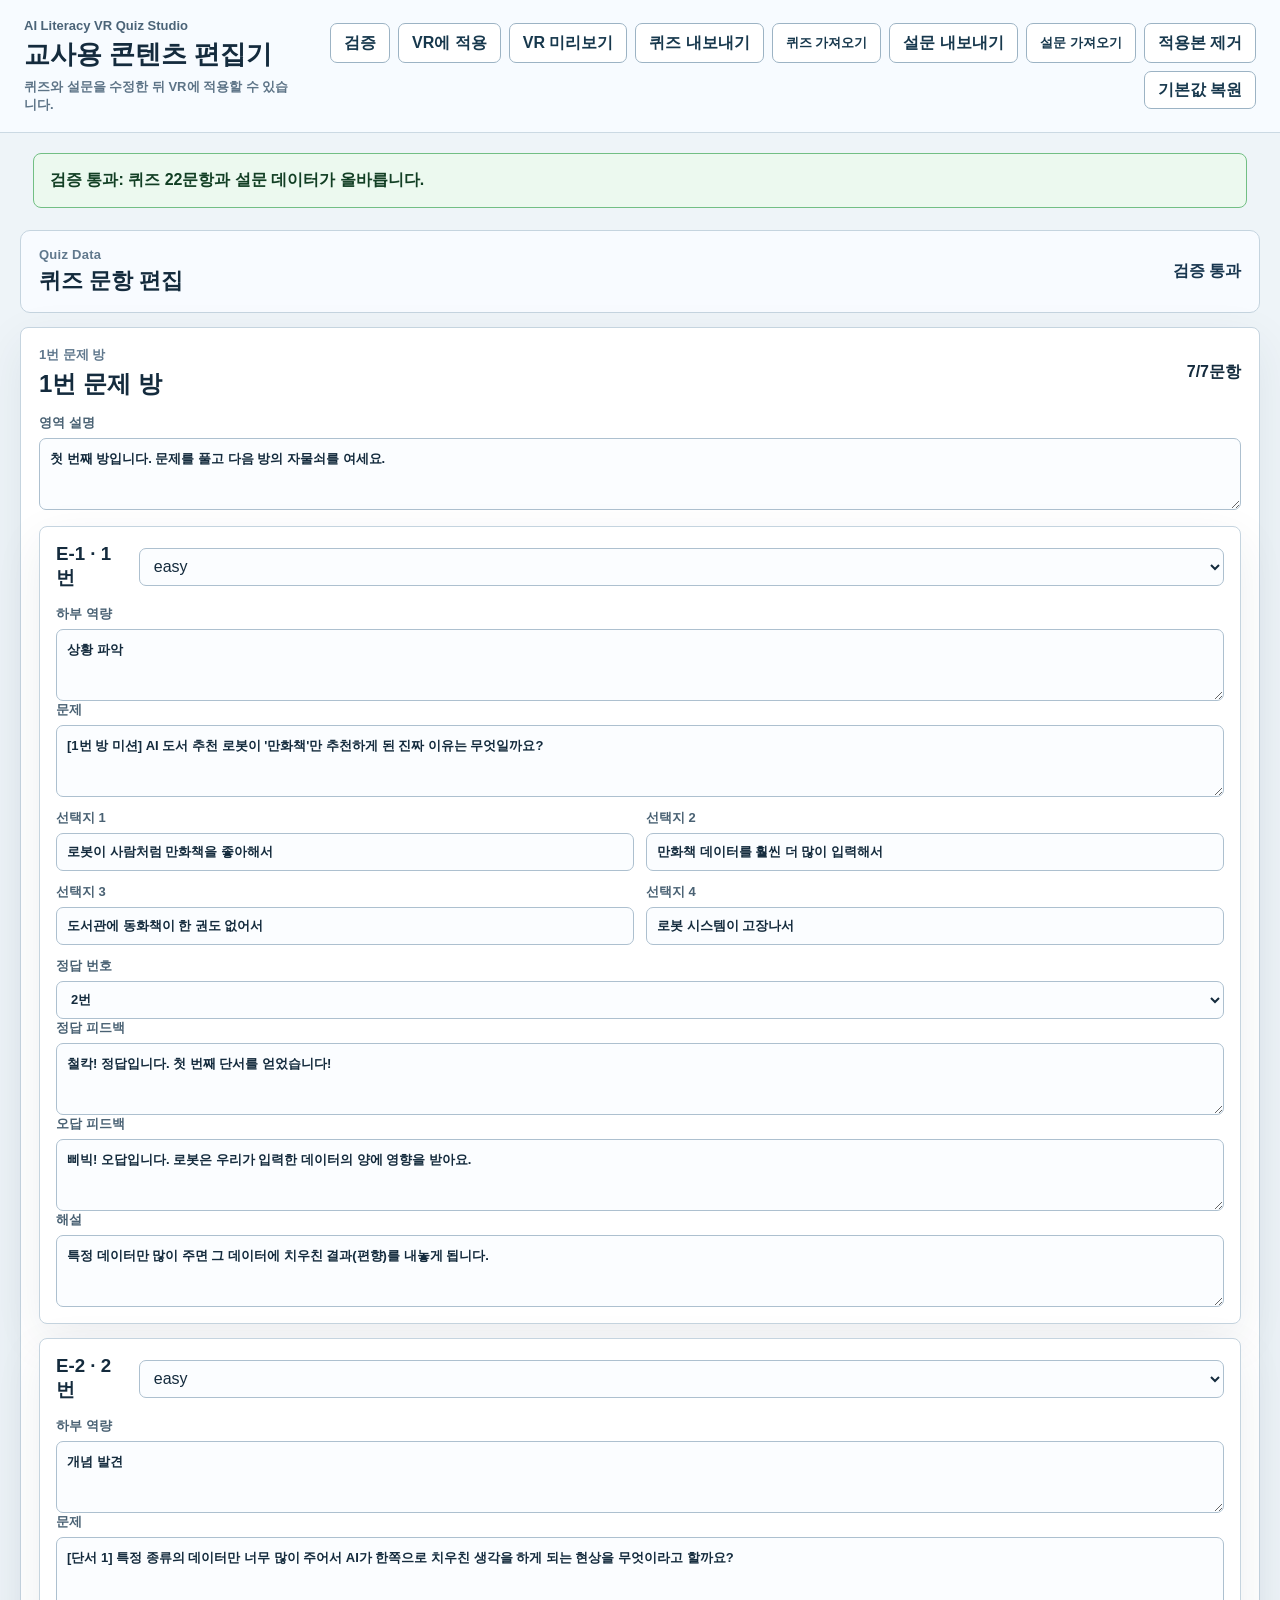
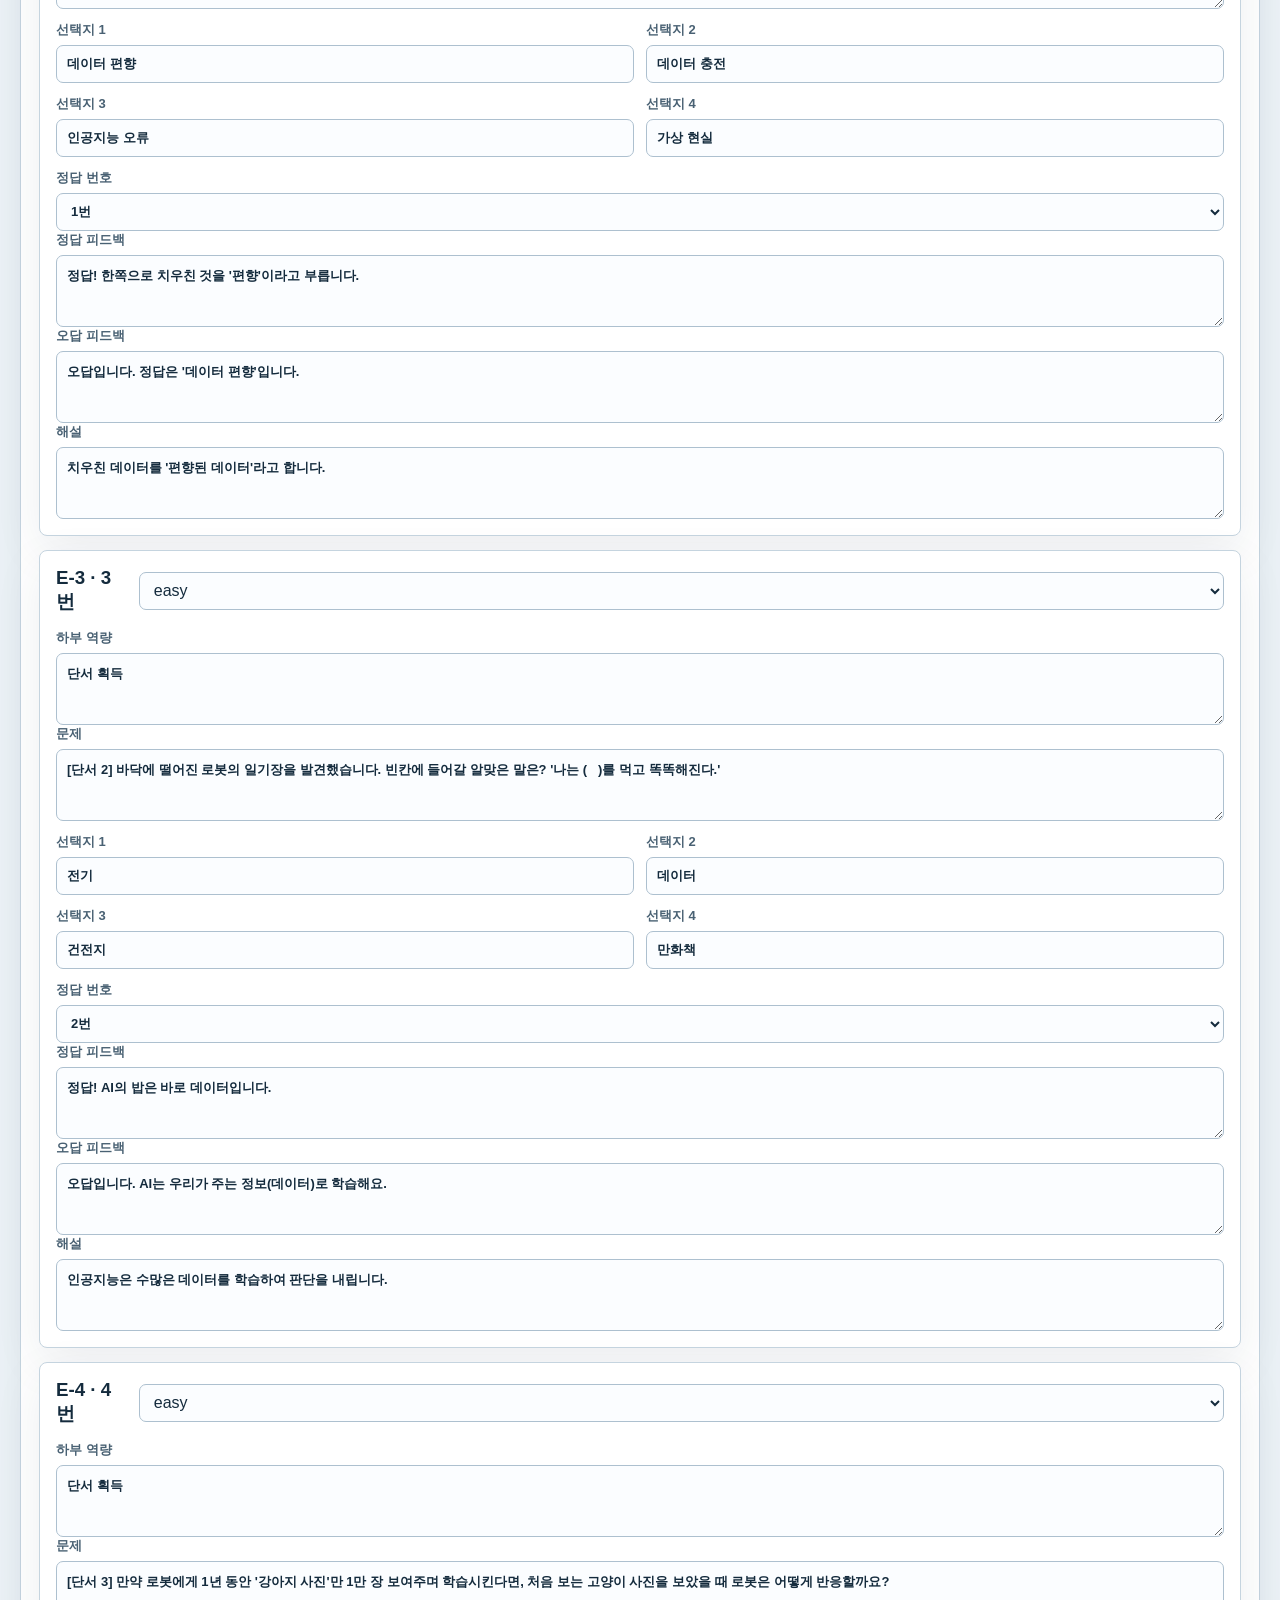
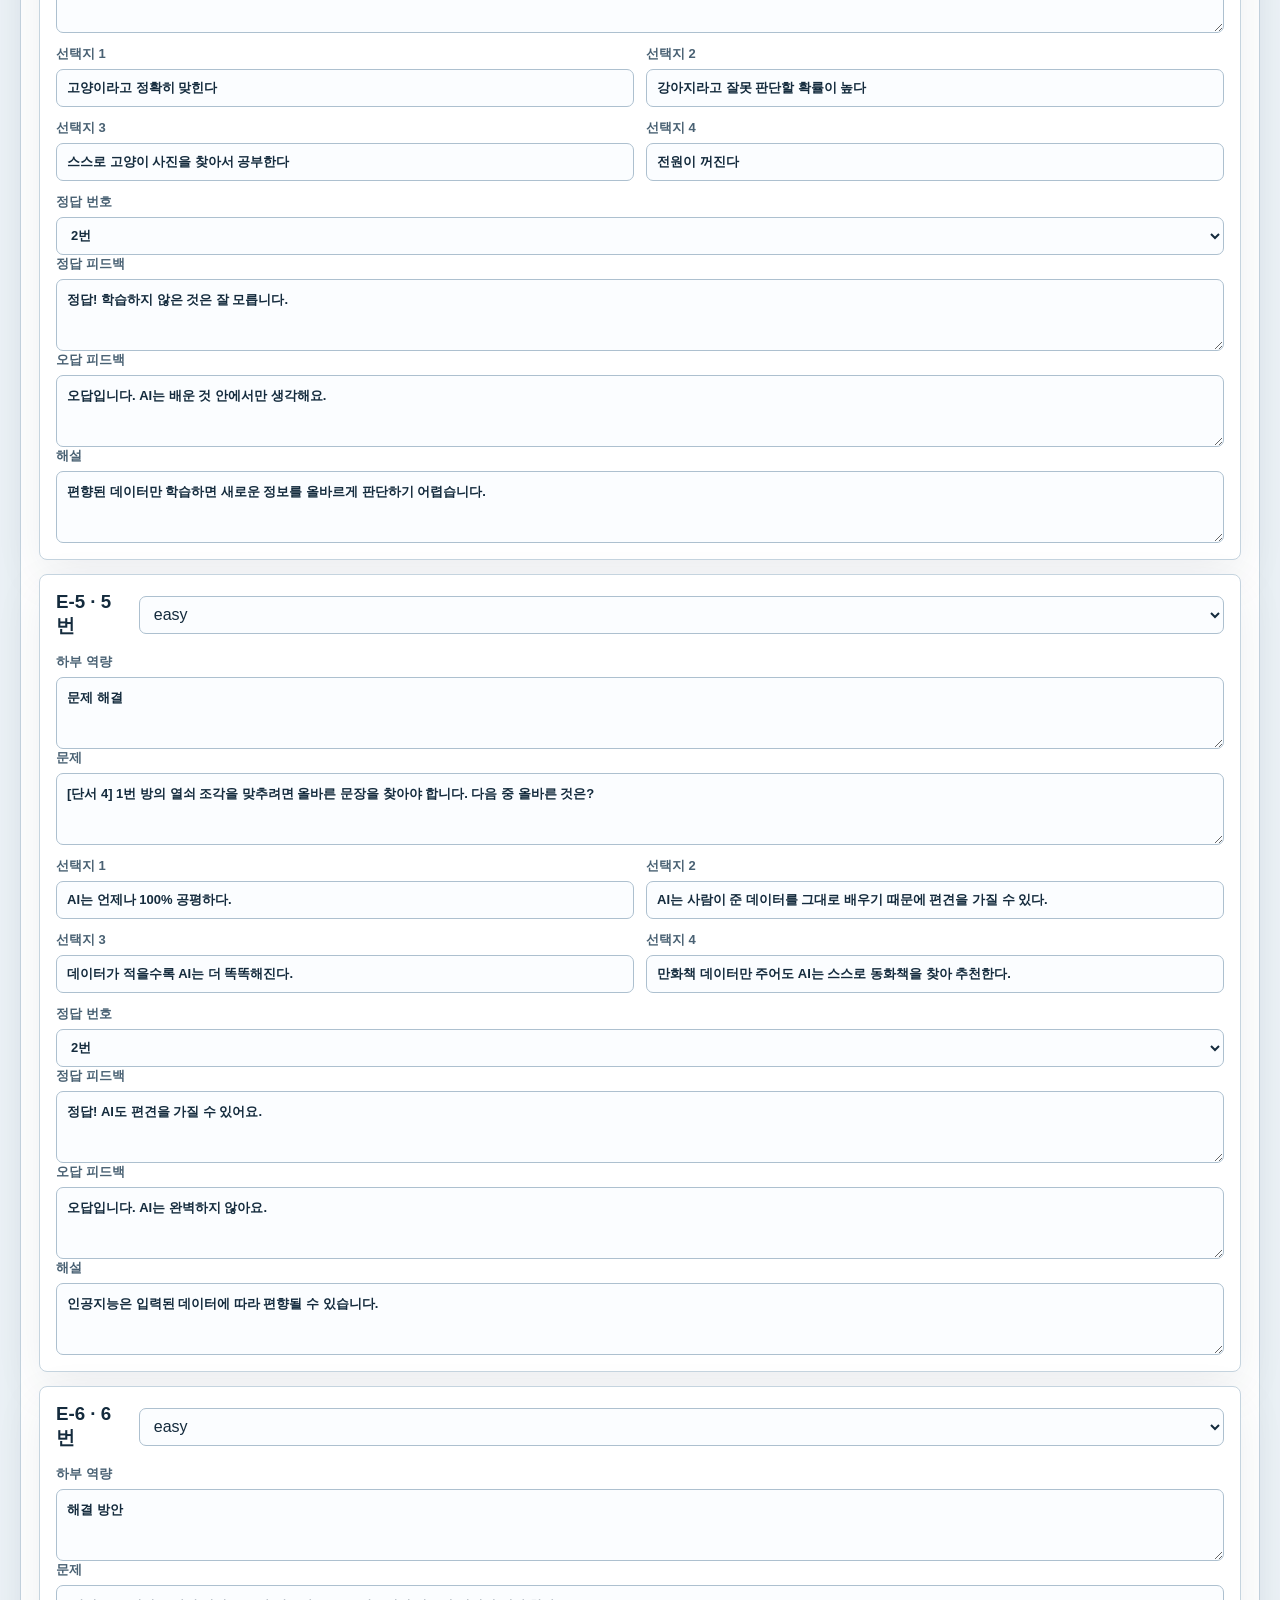
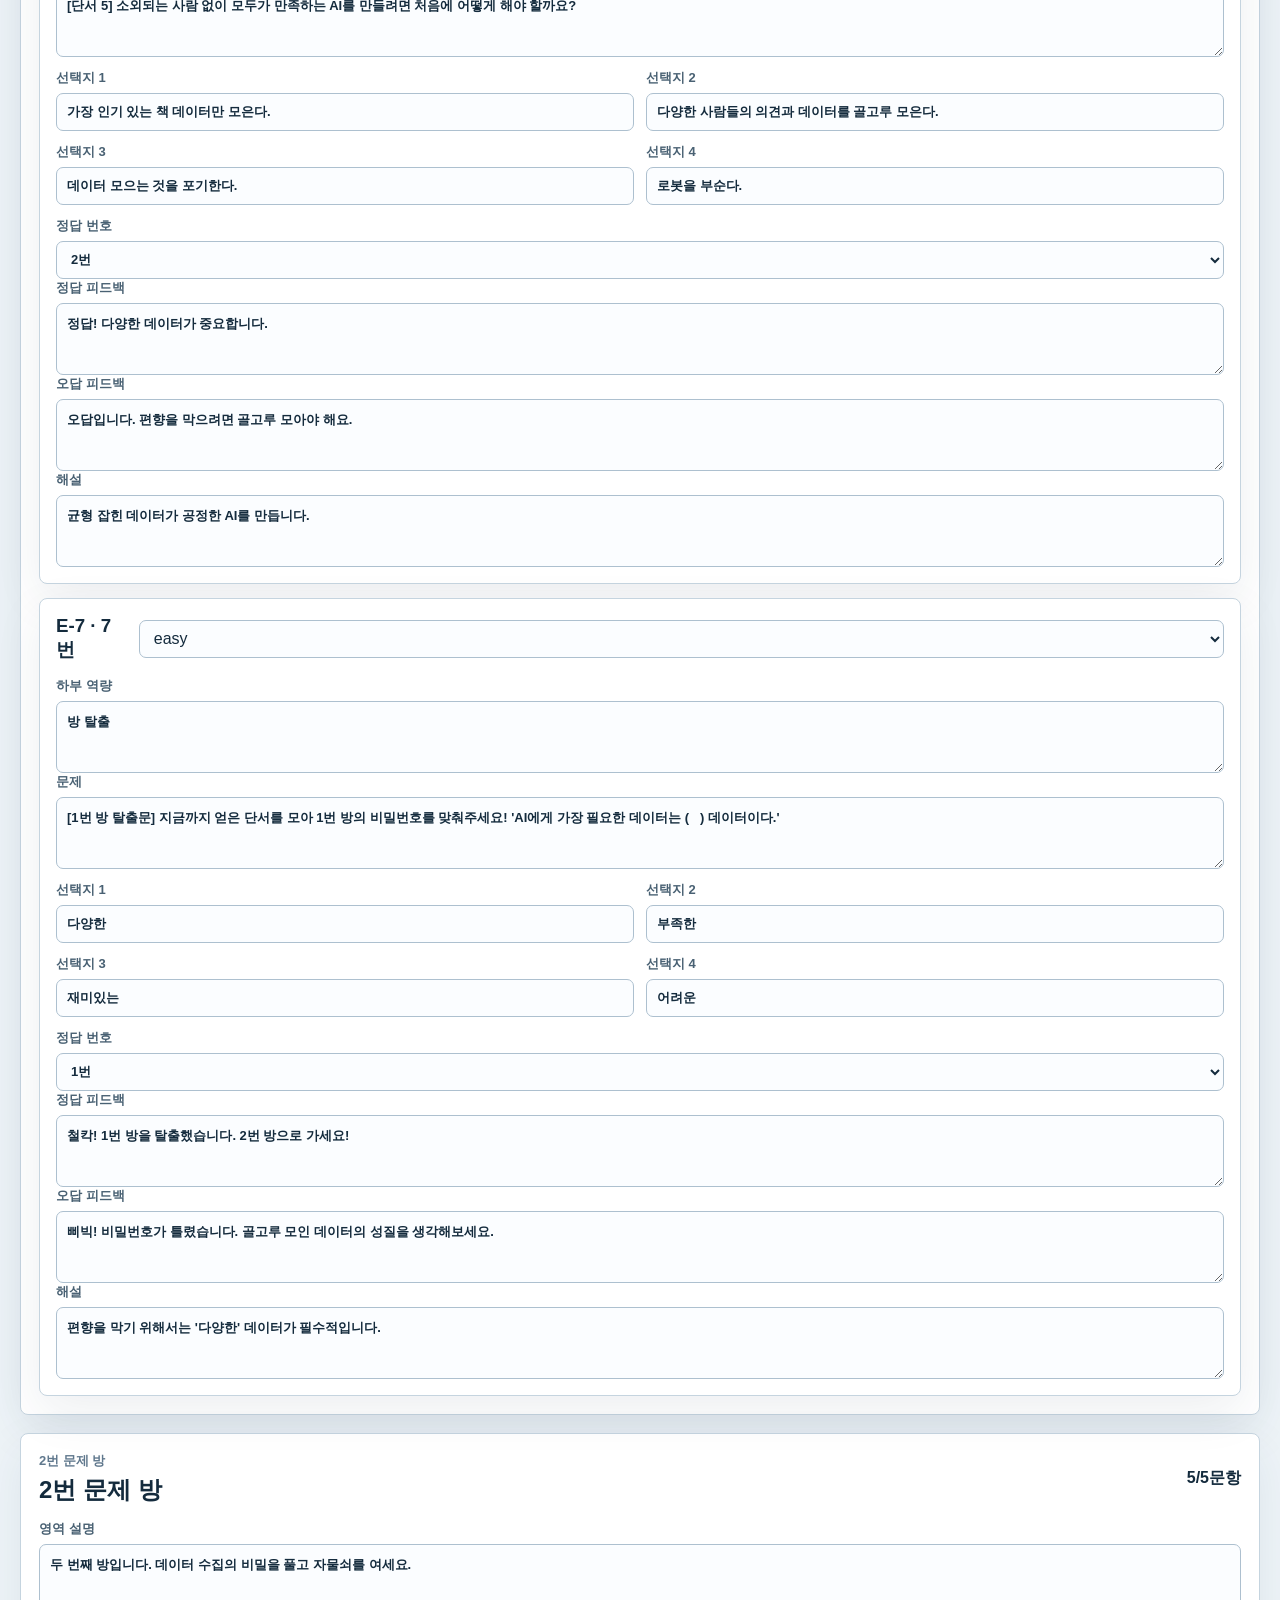
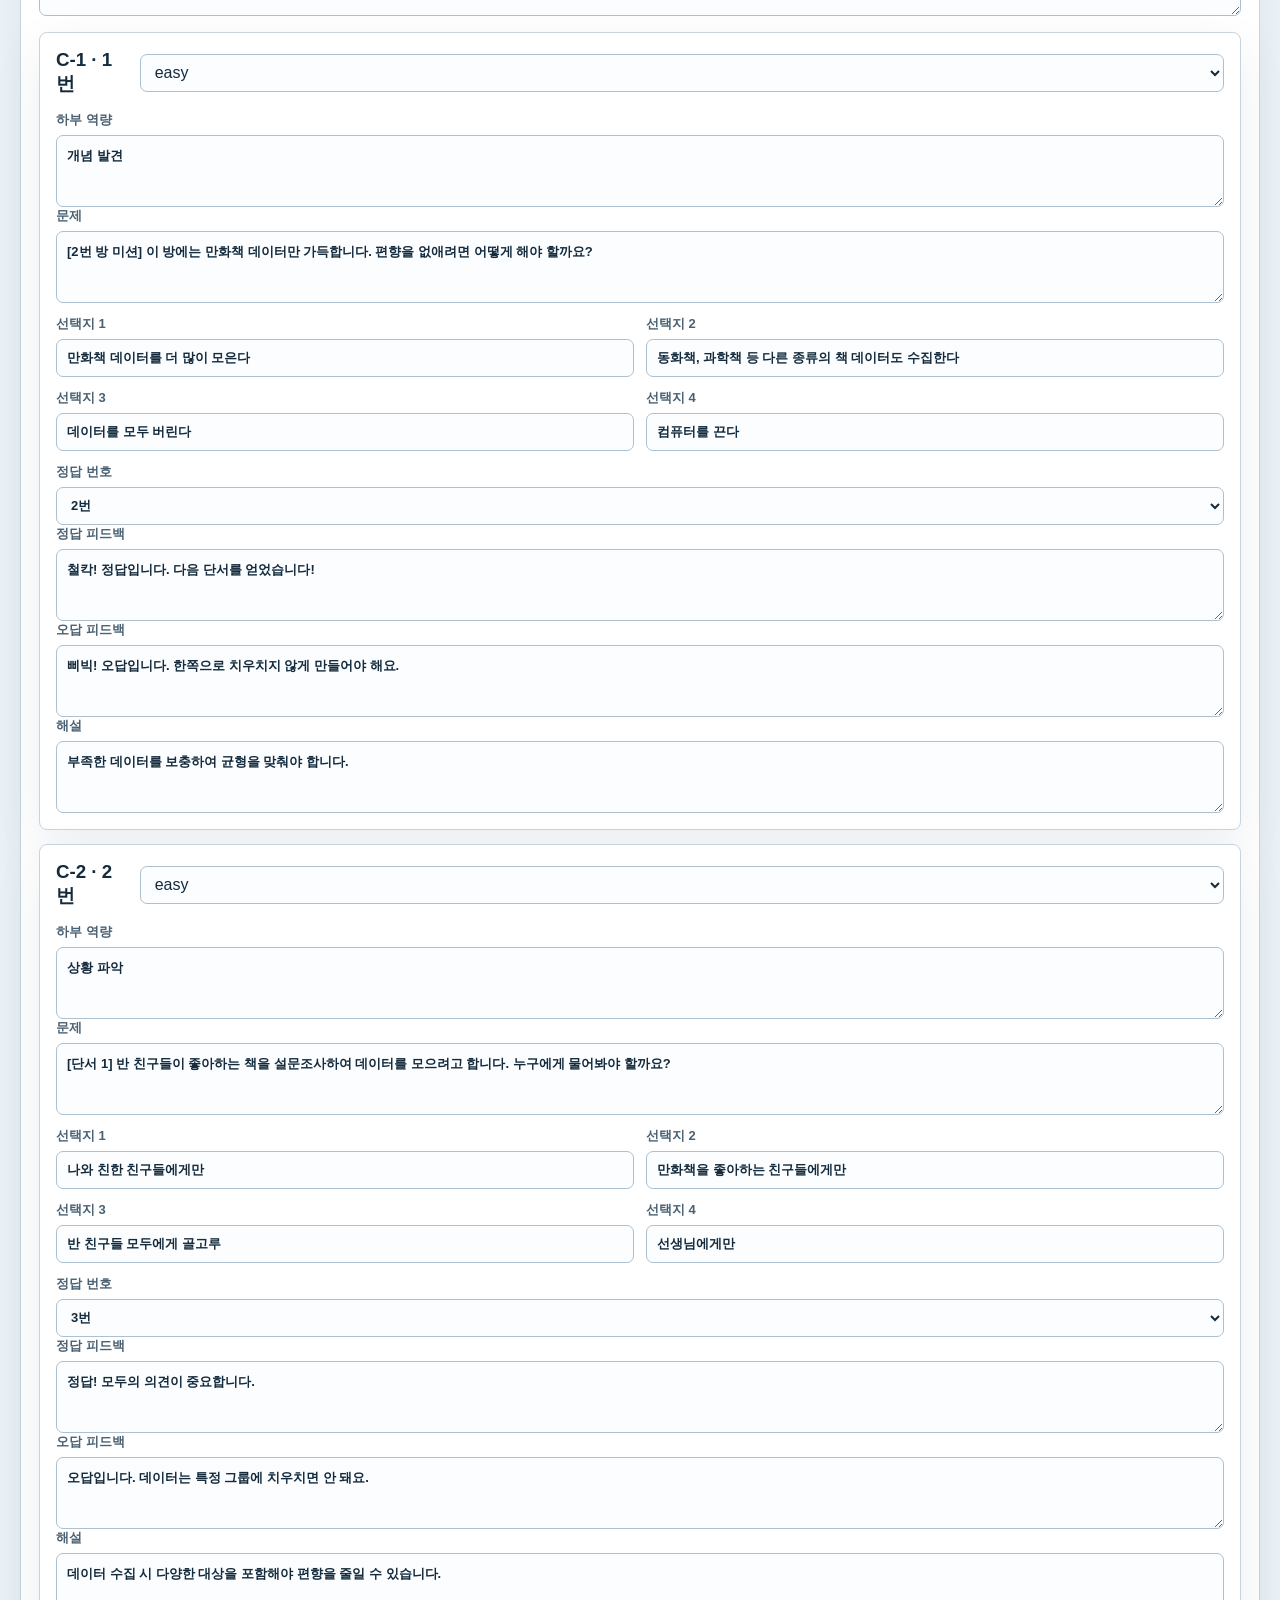
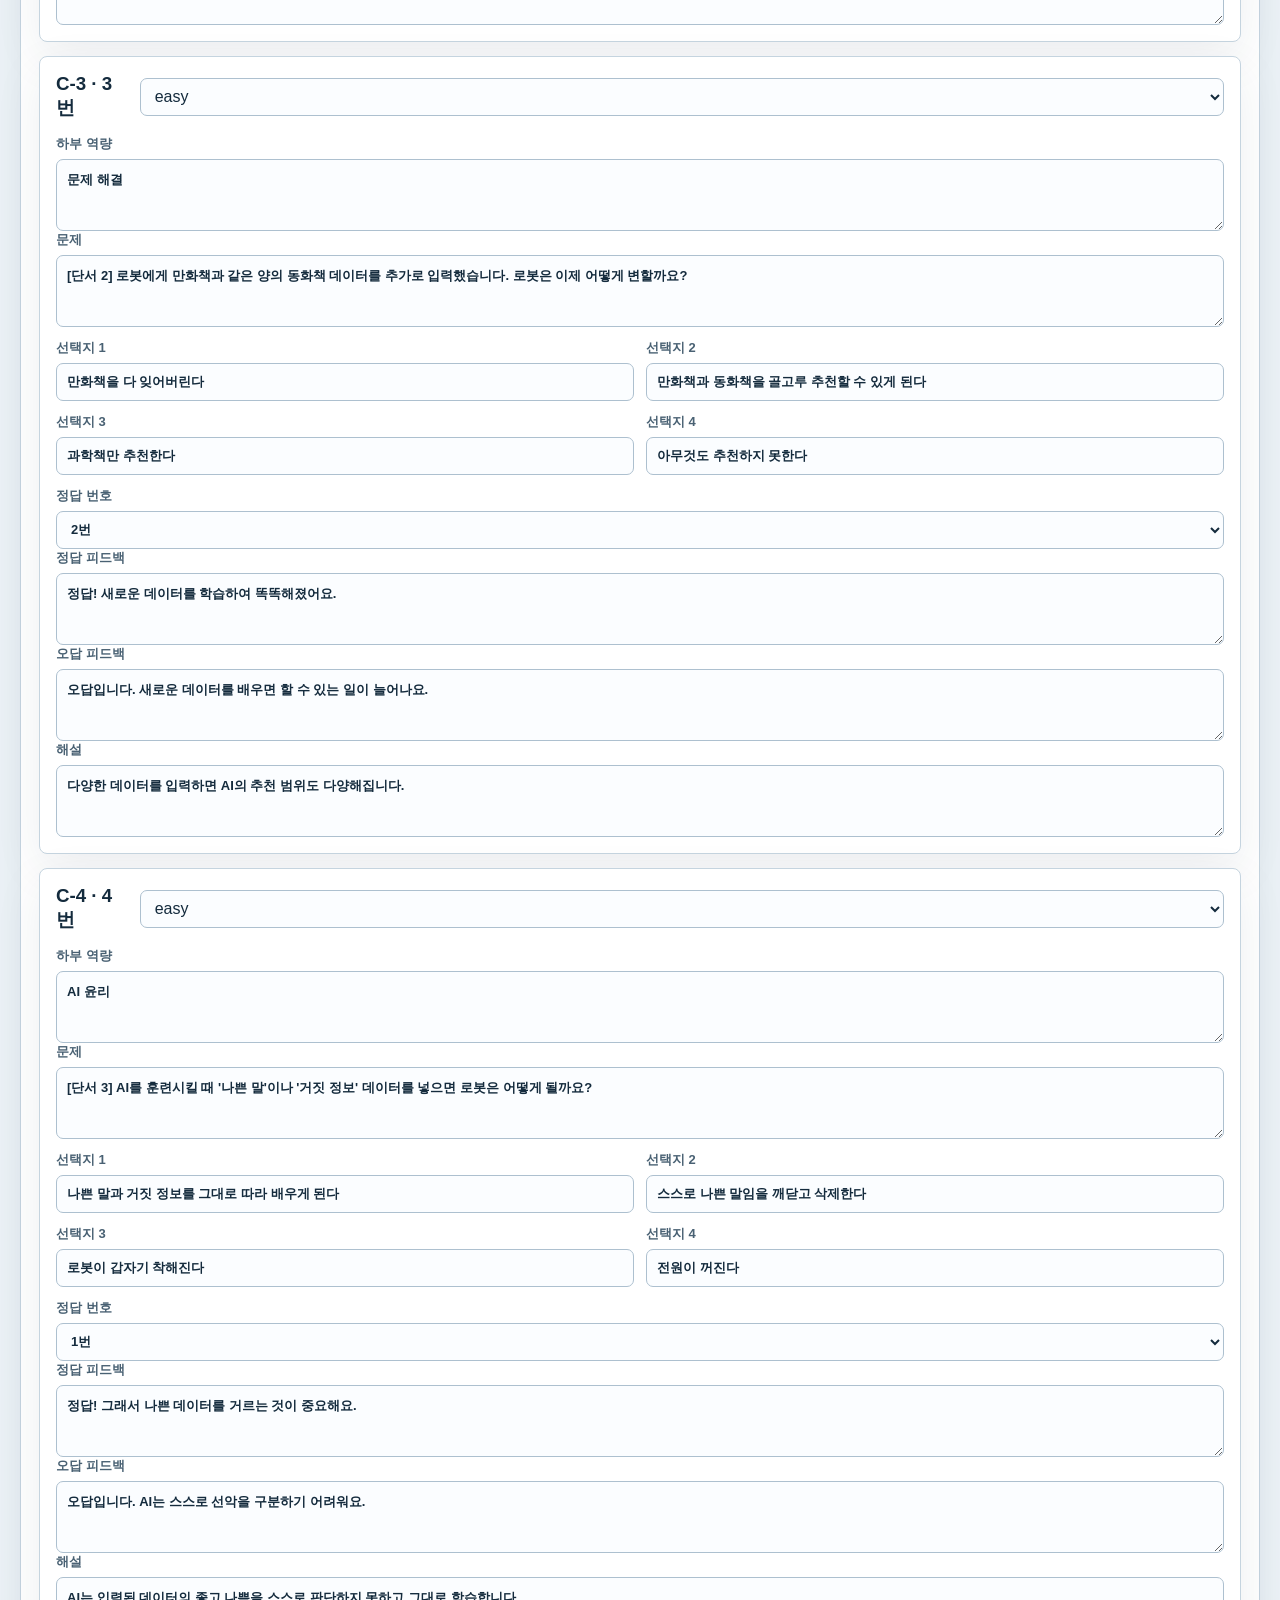
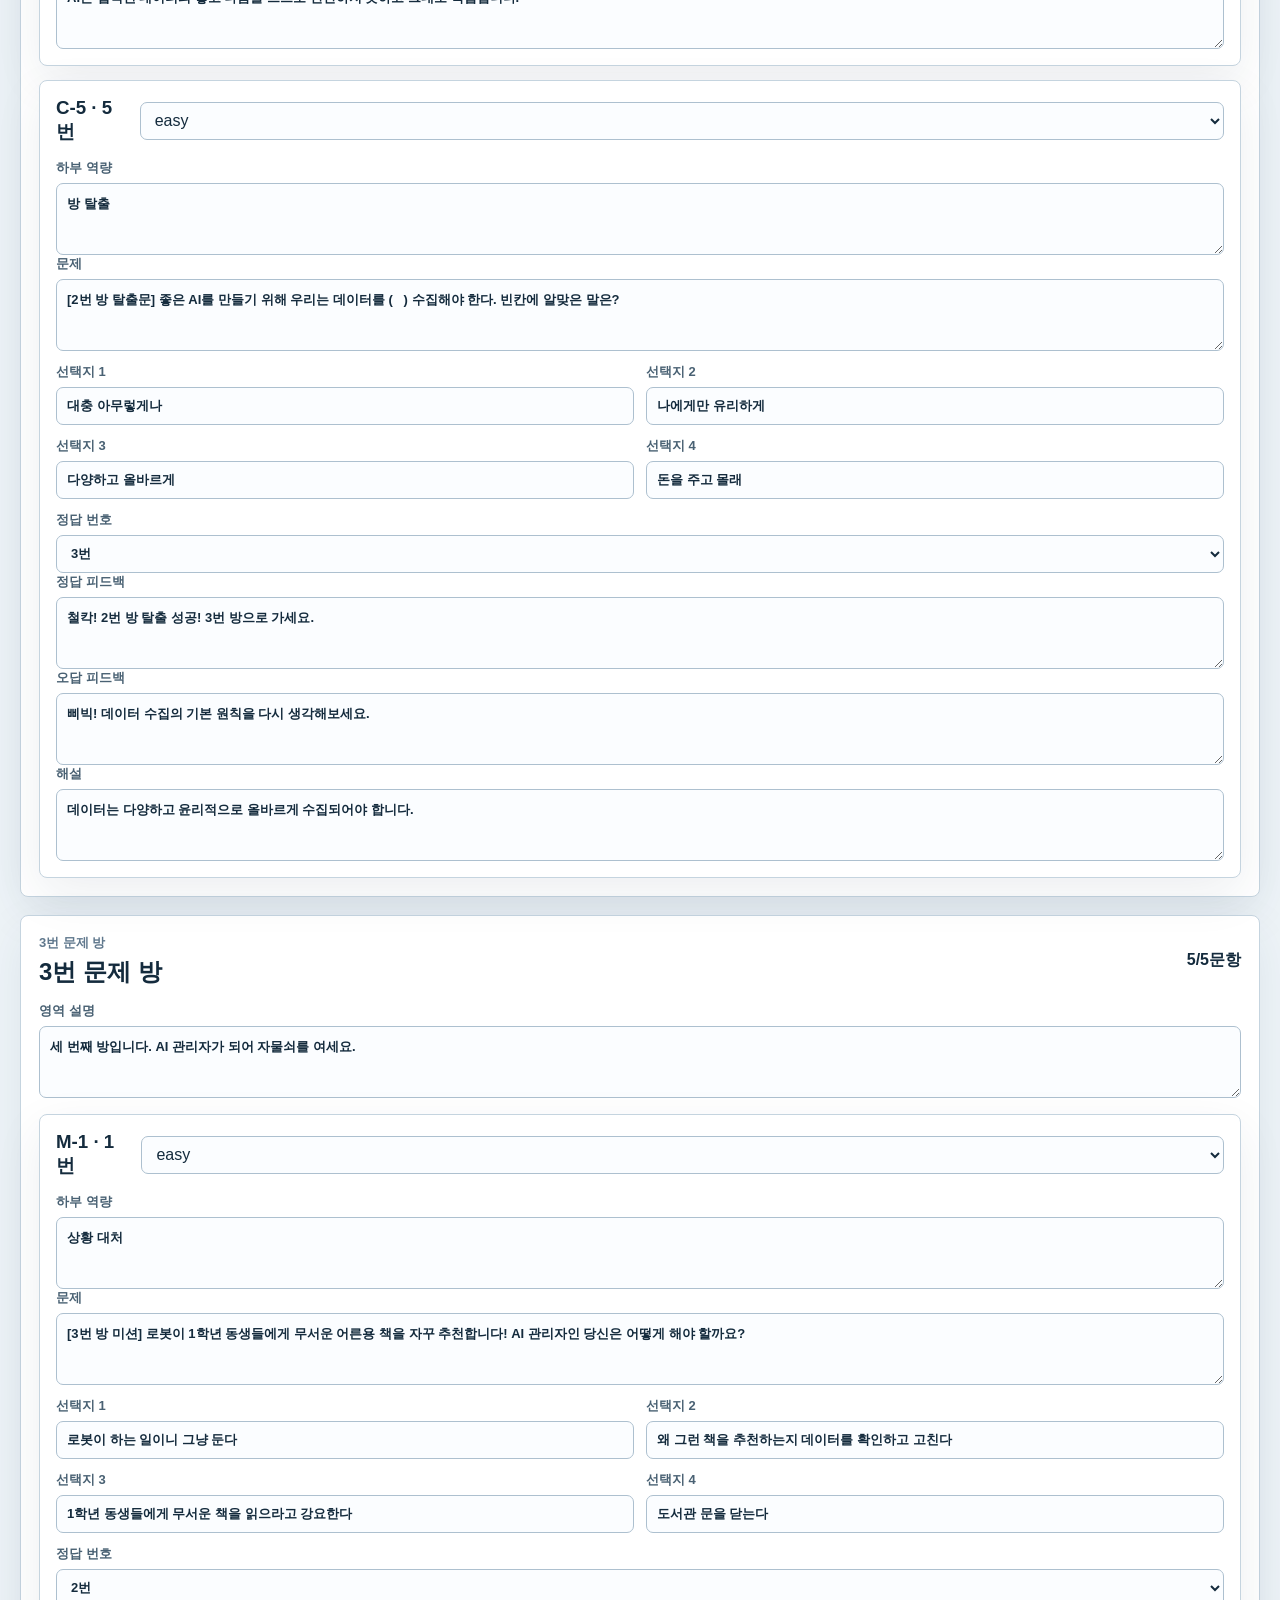
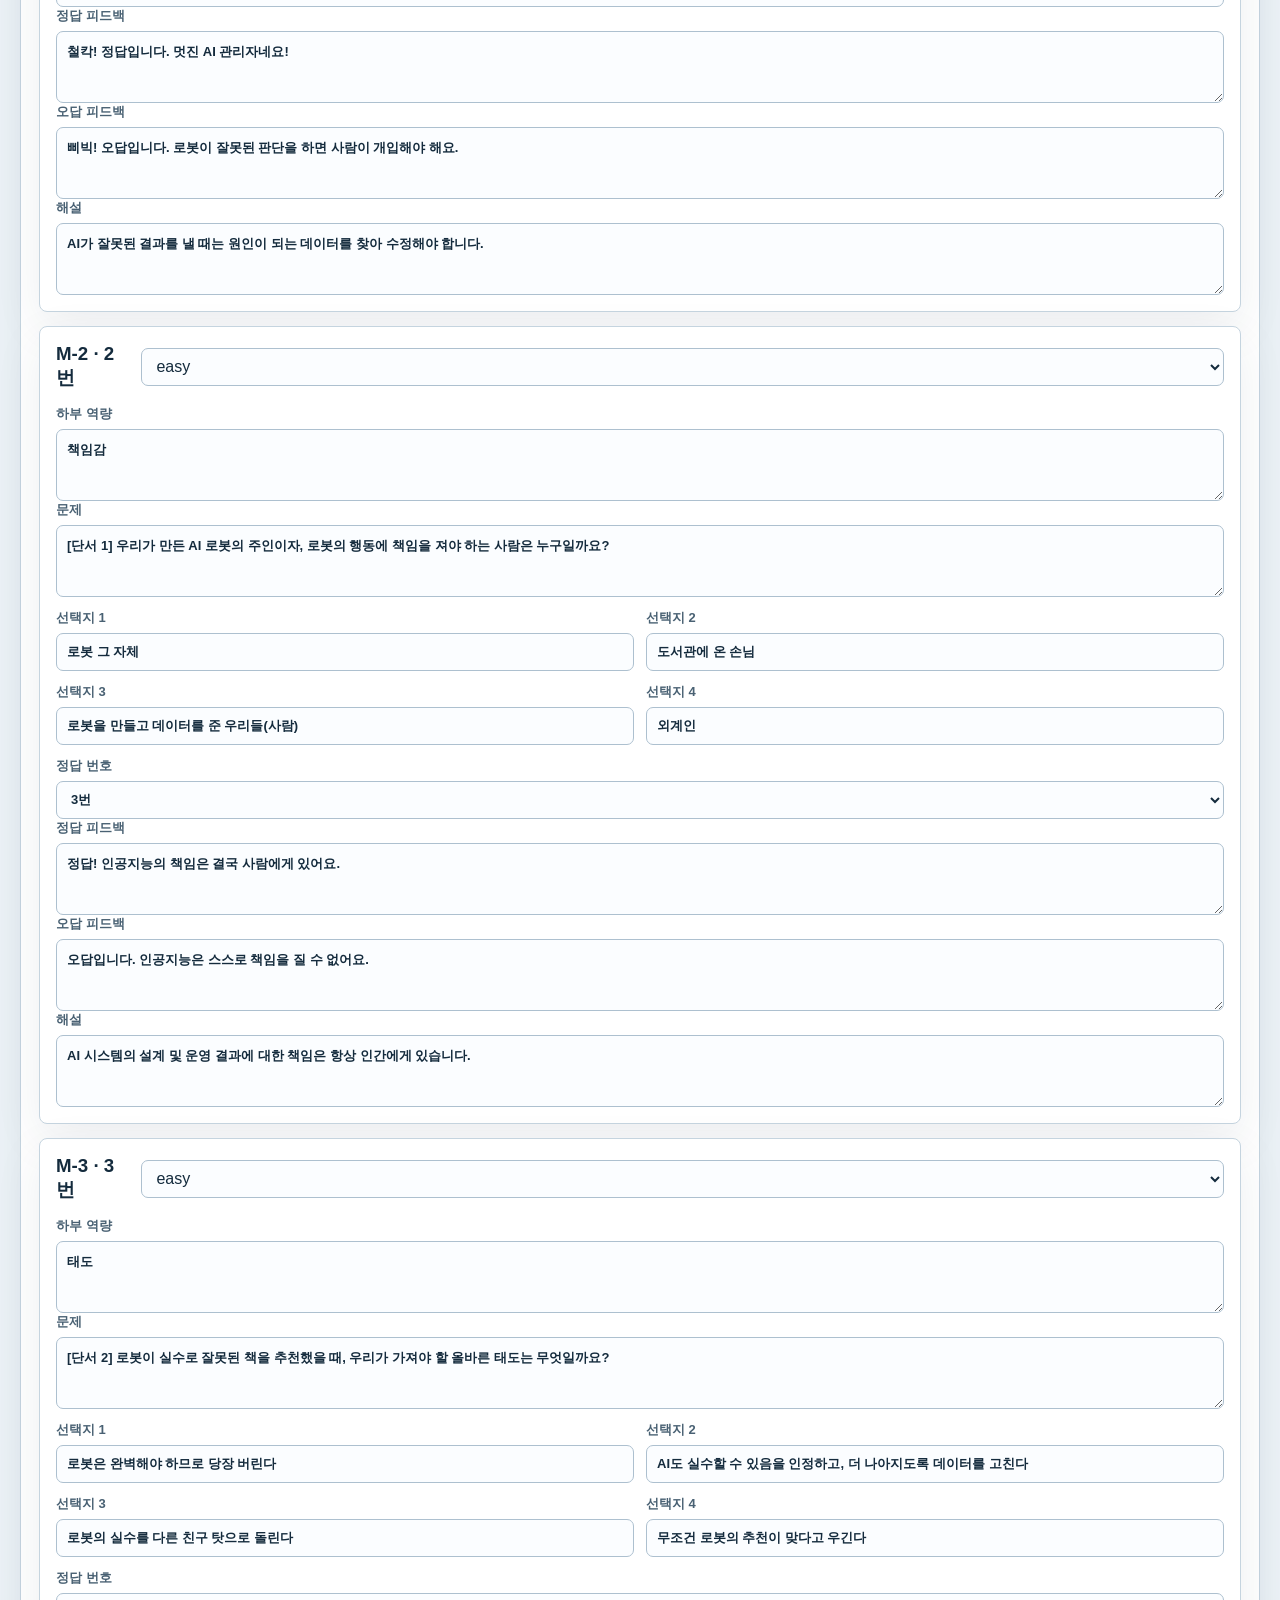
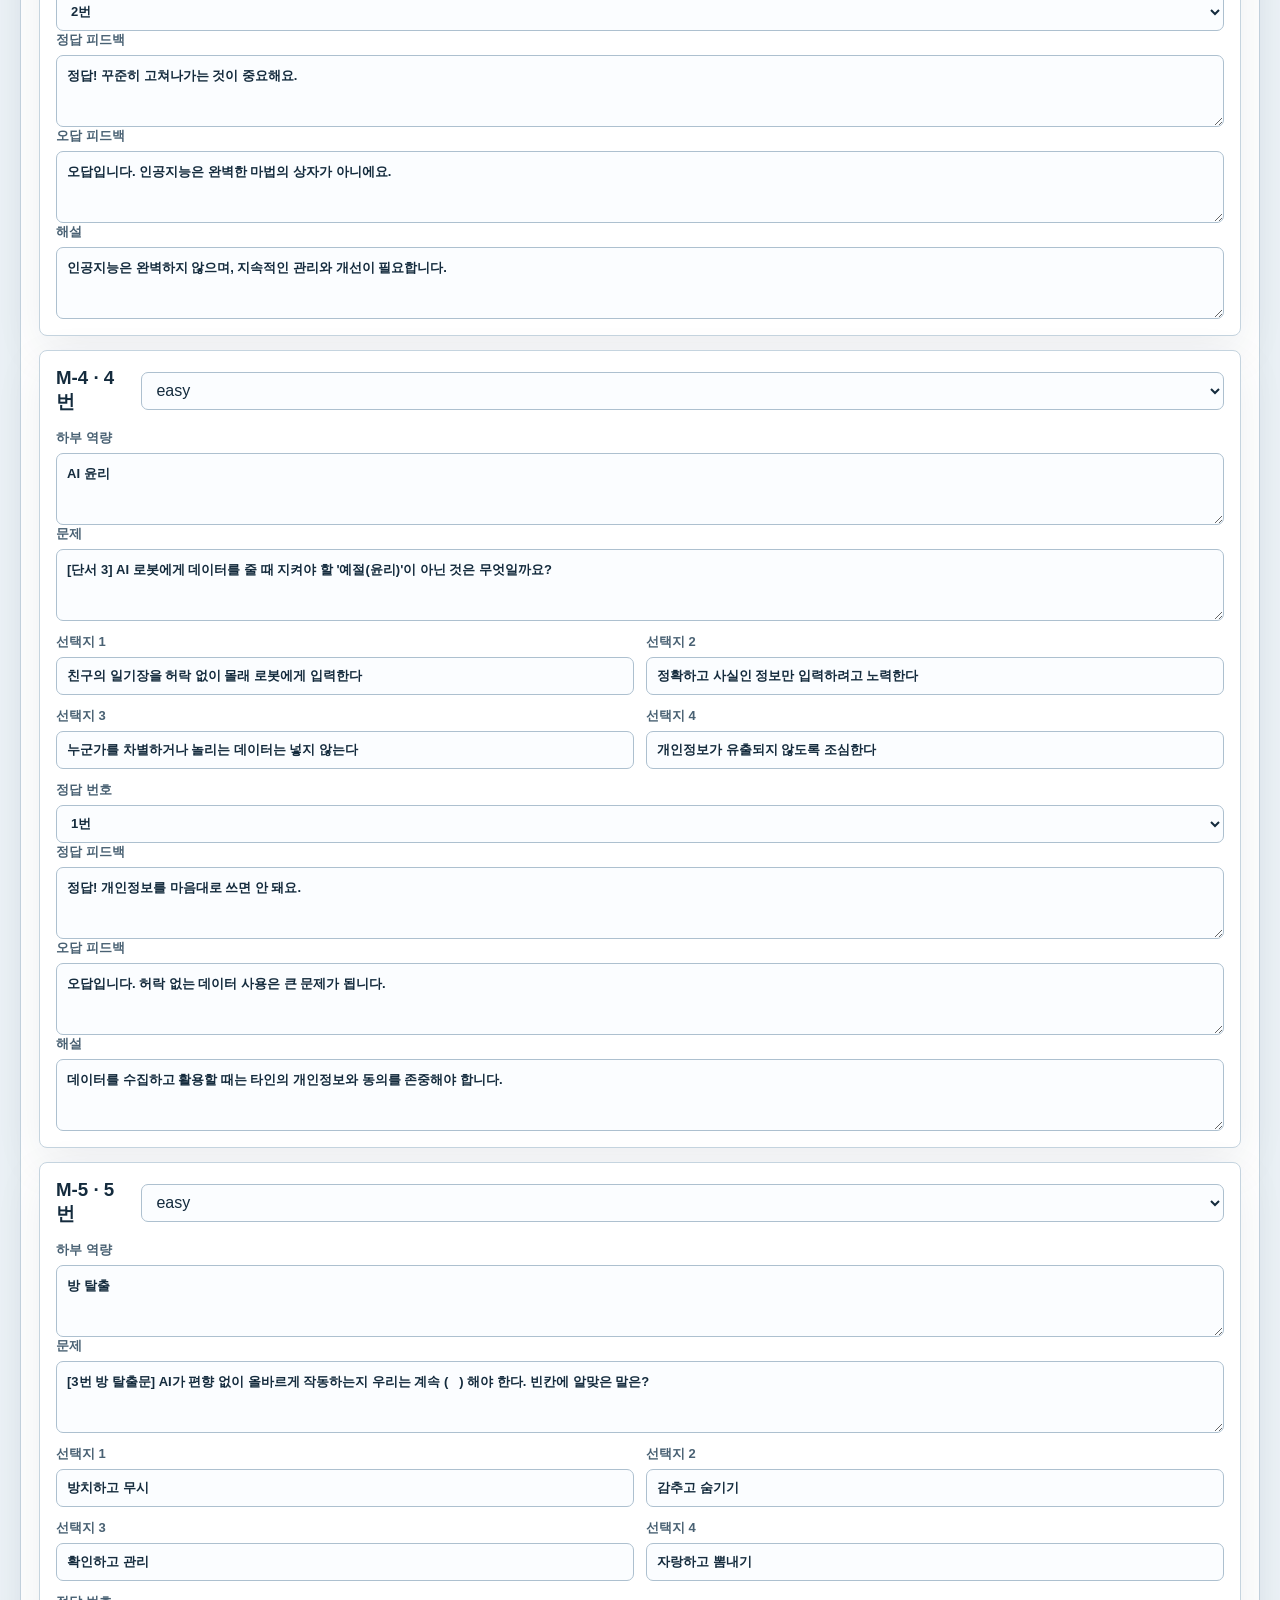
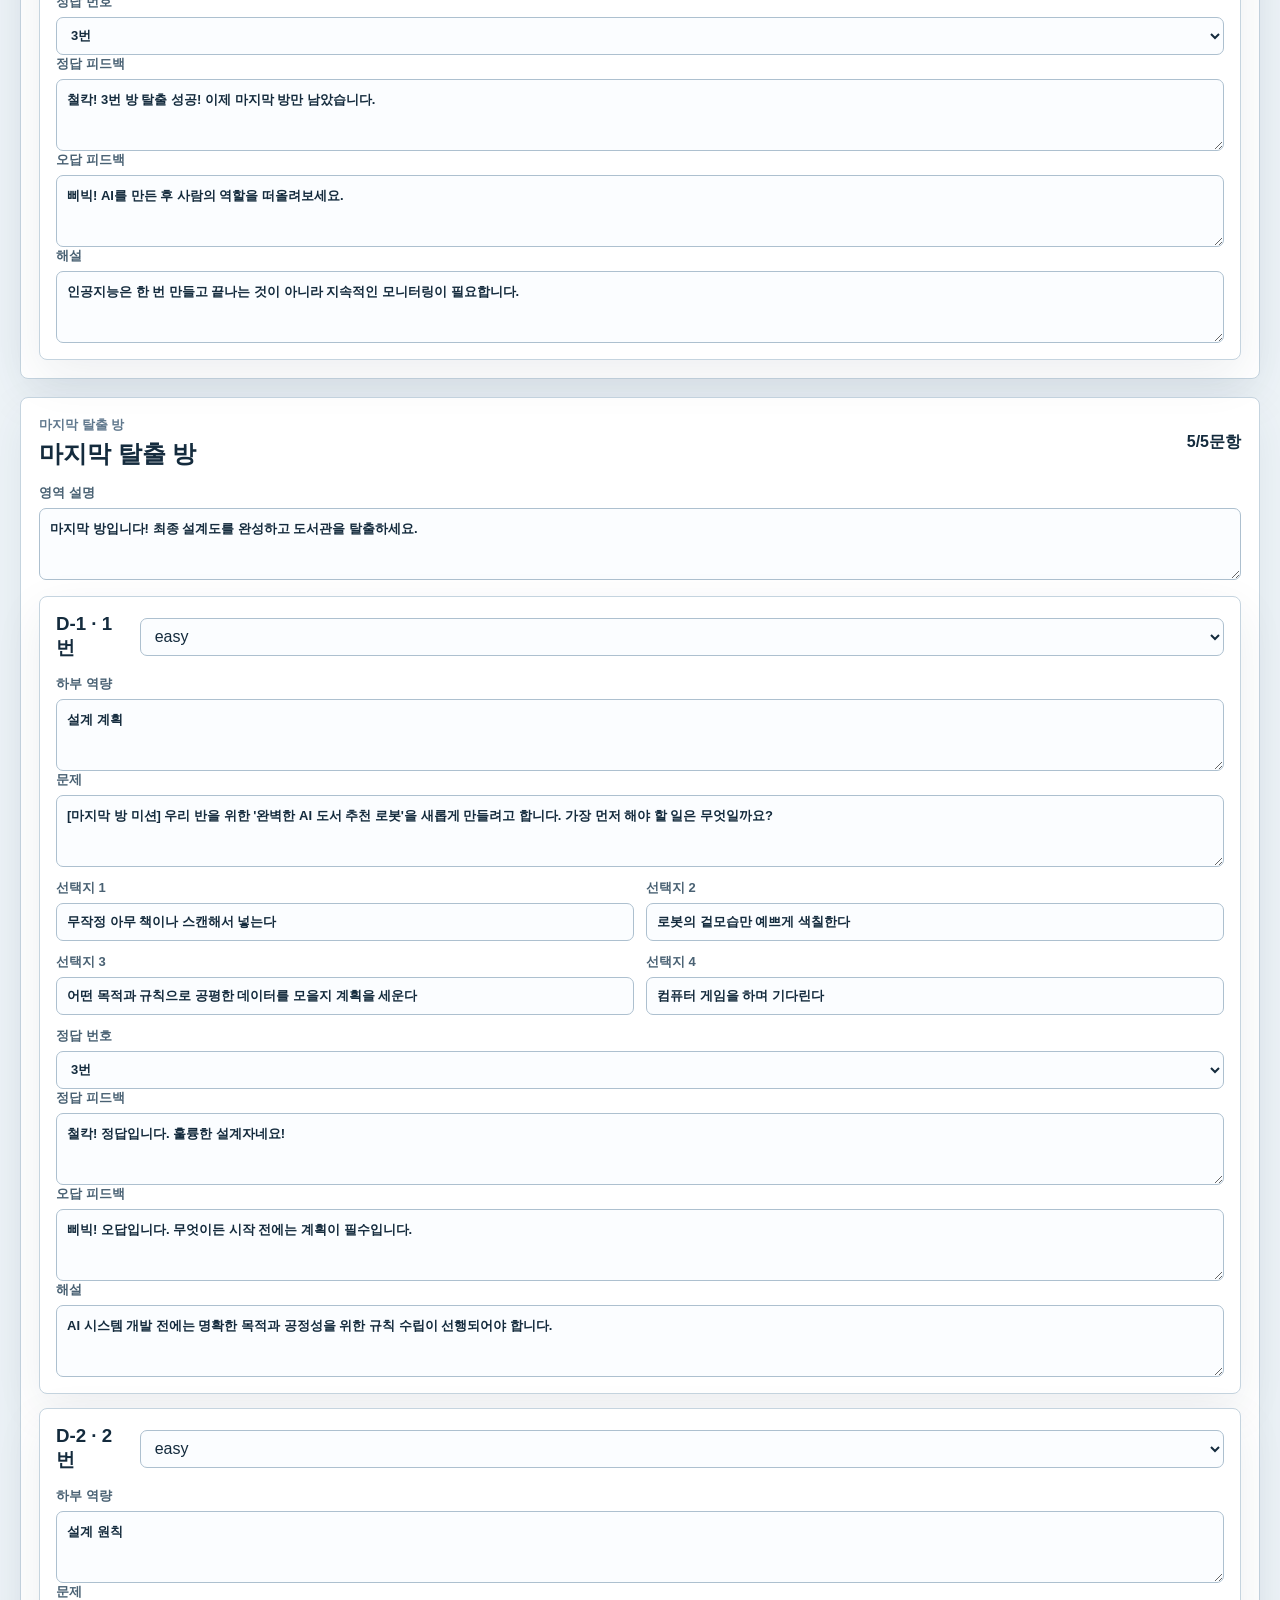
<file: teacher-editor.html>
<!doctype html>
<html lang="ko">
  <head>
    <meta charset="utf-8" />
    <meta name="viewport" content="width=device-width, initial-scale=1" />
    <title>교사용 콘텐츠 편집기</title>
    <style>
      :root {
        font-family: Pretendard, "Noto Sans KR", "Apple SD Gothic Neo", sans-serif;
        background: #eef4f8;
        color: #142b3d;
      }

      body {
        margin: 0;
      }

      button,
      input,
      textarea,
      select {
        font: inherit;
      }

      .editor-header {
        position: sticky;
        top: 0;
        z-index: 5;
        display: flex;
        justify-content: space-between;
        gap: 24px;
        align-items: center;
        padding: 18px 24px;
        border-bottom: 1px solid #cbd9e3;
        background: rgba(248, 251, 255, 0.94);
        backdrop-filter: blur(12px);
      }

      .editor-header p {
        margin: 0 0 4px;
        color: #4b6478;
        font-size: 13px;
        font-weight: 700;
      }

      .editor-header h1 {
        margin: 0;
        font-size: 26px;
      }

      .editor-subtitle {
        display: block;
        margin-top: 6px;
        color: #5d7487;
        font-size: 13px;
        font-weight: 700;
      }

      .editor-note {
        margin: 12px 0 0;
        padding: 10px 12px;
        border: 1px solid #b7d9d6;
        border-radius: 8px;
        background: #eefdfa;
        color: #155e59;
        font-size: 13px;
        font-weight: 800;
        line-height: 1.45;
      }

      .editor-actions {
        display: flex;
        flex-wrap: wrap;
        gap: 8px;
        justify-content: flex-end;
      }

      button,
      .file-button {
        min-height: 38px;
        padding: 0 13px;
        border: 1px solid #9cb3c4;
        border-radius: 7px;
        background: #ffffff;
        color: #17384d;
        font-weight: 800;
        cursor: pointer;
      }

      button:hover,
      .file-button:hover {
        background: #e6f0f7;
      }

      .file-button {
        display: inline-flex;
        align-items: center;
        text-decoration: none;
      }

      .file-button input {
        display: none;
      }

      .validation {
        margin: 20px auto 0;
        max-width: 1180px;
        padding: 14px 16px;
        border-radius: 8px;
        line-height: 1.55;
        font-weight: 700;
      }

      .validation p {
        margin: 0 0 6px;
      }

      .validation.valid {
        border: 1px solid #72bf84;
        background: #ecf9ef;
        color: #123f24;
      }

      .validation.invalid {
        border: 1px solid #d75b62;
        background: #fff1f1;
        color: #5b1219;
      }

      .domain-list {
        max-width: 1180px;
        margin: 20px auto 54px;
        padding: 0 20px;
      }

      .editor-shell {
        display: grid;
        gap: 26px;
        max-width: 1240px;
        margin: 22px auto 64px;
        padding: 0 20px;
      }

      .editor-section {
        display: grid;
        gap: 14px;
      }

      .section-title {
        display: flex;
        align-items: center;
        justify-content: space-between;
        gap: 18px;
        padding: 16px 18px;
        border: 1px solid #c5d4df;
        border-radius: 10px;
        background: #f8fbff;
      }

      .section-title p {
        margin: 0 0 4px;
        color: #60788d;
        font-size: 13px;
        font-weight: 900;
        letter-spacing: 0.02em;
      }

      .section-title h2 {
        margin: 0;
        font-size: 22px;
      }

      .section-title strong {
        color: #18364f;
        white-space: nowrap;
      }

      .compact-list {
        max-width: none;
        margin: 0;
        padding: 0;
      }

      .domain-card,
      .question-card {
        border: 1px solid #c5d4df;
        border-radius: 8px;
        background: #ffffff;
        box-shadow: 0 16px 48px rgba(24, 54, 79, 0.08);
      }

      .domain-card {
        margin-bottom: 18px;
        padding: 18px;
      }

      .domain-head,
      .question-head {
        display: flex;
        justify-content: space-between;
        gap: 14px;
        align-items: center;
        margin-bottom: 14px;
      }

      .domain-head p {
        margin: 0 0 4px;
        color: #60788d;
        font-size: 13px;
        font-weight: 800;
      }

      .domain-head h2,
      .question-head h3 {
        margin: 0;
      }

      label {
        display: grid;
        gap: 6px;
        color: #496173;
        font-size: 13px;
        font-weight: 800;
      }

      input,
      textarea,
      select {
        width: 100%;
        box-sizing: border-box;
        border: 1px solid #adc0cf;
        border-radius: 7px;
        background: #fbfdff;
        color: #142b3d;
      }

      input,
      select {
        min-height: 38px;
        padding: 0 10px;
      }

      textarea {
        min-height: 72px;
        padding: 10px;
        resize: vertical;
        line-height: 1.5;
      }

      .question-list {
        display: grid;
        gap: 14px;
        margin-top: 16px;
      }

      .question-card {
        padding: 16px;
      }

      .choice-grid {
        display: grid;
        grid-template-columns: repeat(2, minmax(0, 1fr));
        gap: 12px;
        margin: 12px 0;
      }

      .survey-editor {
        border-color: #b7d9d6;
      }

      .survey-meta-grid,
      .survey-question-grid,
      .survey-option-grid {
        display: grid;
        grid-template-columns: repeat(2, minmax(0, 1fr));
        gap: 12px;
        margin: 12px 0;
      }

      .survey-option-grid.five-columns {
        grid-template-columns: repeat(5, minmax(0, 1fr));
      }

      .survey-tools {
        display: flex;
        flex-wrap: wrap;
        gap: 8px;
        margin-top: 12px;
      }

      .survey-card {
        border-color: #b7d9d6;
        background: #ffffff;
      }

      .editor-error {
        padding: 40px;
        color: #7f1d1d;
        font-weight: 800;
      }

      @media (max-width: 760px) {
        .editor-header,
        .domain-head,
        .question-head {
          align-items: flex-start;
          flex-direction: column;
        }

        .choice-grid,
        .survey-meta-grid,
        .survey-question-grid,
        .survey-option-grid,
        .survey-option-grid.five-columns {
          grid-template-columns: 1fr;
        }
      }
    </style>
  </head>
  <body>
    <div id="teacher-editor"></div>
    <script>
      window.VR_QUIZ_CONFIG = {
        quizUrl: './src/data/quizData.json',
        surveyUrl: './src/data/surveyData.json'
      };
    </script>
    <script type="module" src="./src/teacher-editor-main.js?v=20260510-inplacegrid1"></script>
  </body>
</html>
</file>
